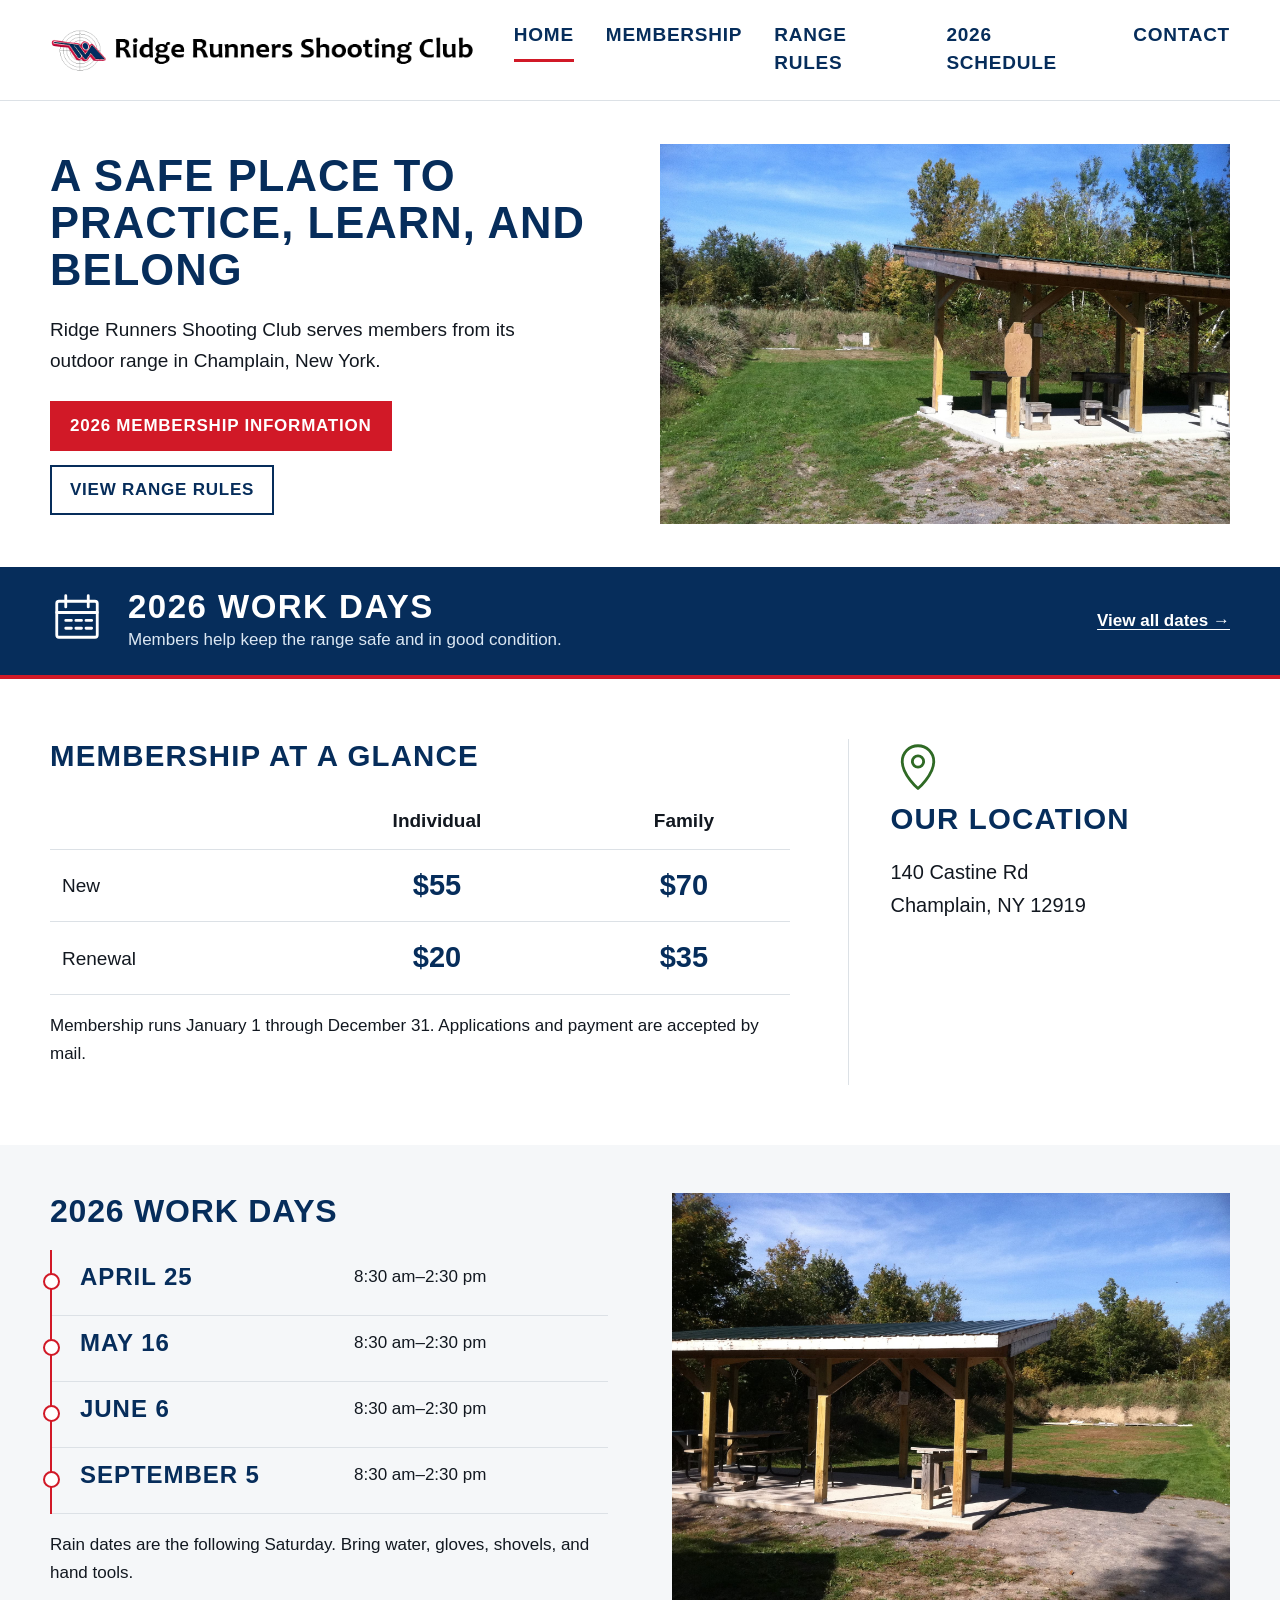
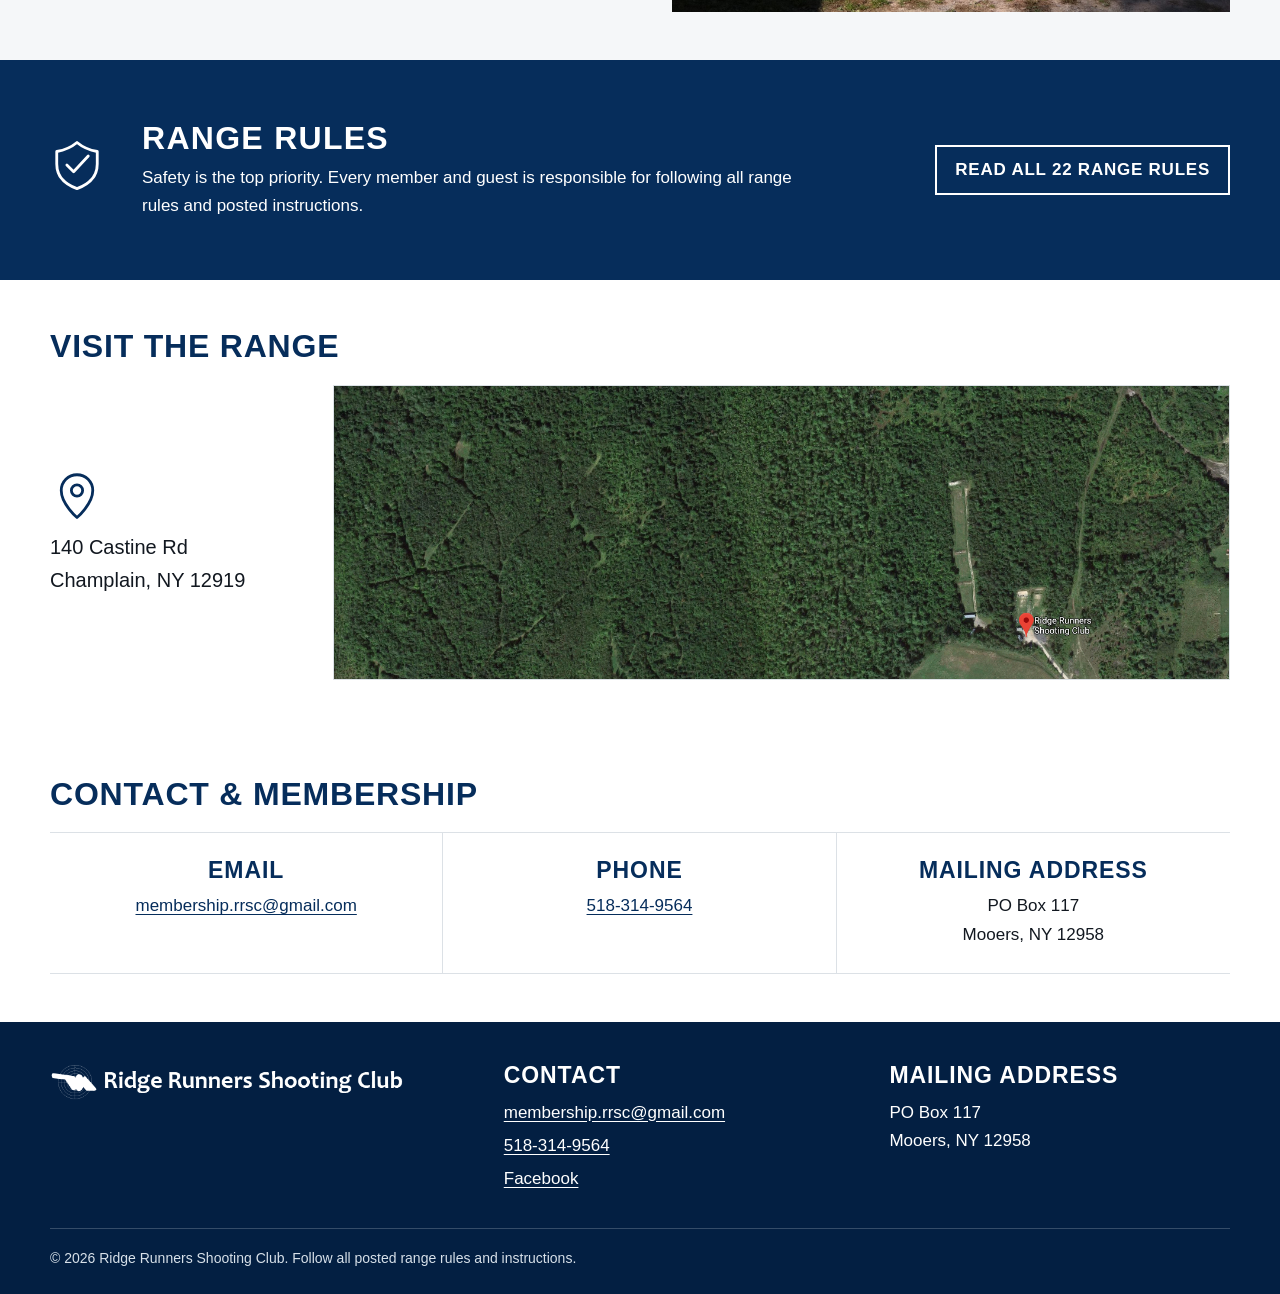
<file: index.html>
<!doctype html><html lang="en"><head><meta charset="utf-8"><meta name="viewport" content="width=device-width,initial-scale=1"><title>Home | Ridge Runners Shooting Club</title><meta name="description" content="Ridge Runners Shooting Club membership, range rules, schedule, and contact information."><link rel="icon" href="/assets/logo.png"><link rel="stylesheet" href="/assets/site.css"></head><body><a class="skip" href="#content">Skip to content</a><header class="site-header"><div class="container header-inner"><a class="brand" href="/" aria-label="Ridge Runners Shooting Club home"><img src="/assets/logo.png" alt="Ridge Runners Shooting Club"></a><button class="nav-toggle" type="button" aria-expanded="false" aria-controls="site-nav">Menu</button><nav class="site-nav" id="site-nav" aria-label="Primary"><ul class="nav-list"><li><a href="/" aria-current="page">Home</a></li><li><a href="/membership/">Membership</a></li><li><a href="/range-rules/">Range Rules</a></li><li><a href="/2026-schedule/">2026 Schedule</a></li><li><a href="/contact/">Contact</a></li></ul></nav></div></header><main id="content"><section class="hero"><div class="hero-copy"><h1>A safe place to practice, learn, and belong</h1><p>Ridge Runners Shooting Club serves members from its outdoor range in Champlain, New York.</p><div class="actions"><a class="button" href="/membership/">2026 Membership Information</a><a class="button secondary" href="/range-rules/">View Range Rules</a></div></div><div class="hero-media"><img src="/assets/range-main.jpg" alt="Ridge Runners outdoor shooting range"></div></section><section class="work-band"><div class="container work-band-inner"><div class="icon"><svg viewBox="0 0 48 48" aria-hidden="true"><rect x="6" y="10" width="36" height="32" rx="2"/><path d="M14 5v10M34 5v10M6 20h36M14 27h5M23 27h5M32 27h5M14 34h5M23 34h5M32 34h5"/></svg></div><div><h2>2026 Work Days</h2><p>Members help keep the range safe and in good condition.</p></div><a href="/2026-schedule/">View all dates →</a></div></section><section class="container overview"><div><h2>Membership at a glance</h2><table class="dues"><thead><tr><th></th><th>Individual</th><th>Family</th></tr></thead><tbody><tr><td>New</td><td><strong>$55</strong></td><td><strong>$70</strong></td></tr><tr><td>Renewal</td><td><strong>$20</strong></td><td><strong>$35</strong></td></tr></tbody></table><p>Membership runs January 1 through December 31. Applications and payment are accepted by mail.</p></div><div class="location-summary"><div class="icon"><svg viewBox="0 0 48 48" aria-hidden="true"><path d="M38 20c0 12-14 24-14 24S10 32 10 20a14 14 0 1 1 28 0Z"/><circle cx="24" cy="20" r="5"/></svg></div><h2>Our Location</h2><address>140 Castine Rd<br>Champlain, NY 12919</address></div></section><section class="section soft"><div class="container schedule-grid"><div><h2 class="section-title">2026 Work Days</h2><ul class="timeline"><li><strong>April 25</strong><span>8:30 am–2:30 pm</span></li><li><strong>May 16</strong><span>8:30 am–2:30 pm</span></li><li><strong>June 6</strong><span>8:30 am–2:30 pm</span></li><li><strong>September 5</strong><span>8:30 am–2:30 pm</span></li></ul><p>Rain dates are the following Saturday. Bring water, gloves, shovels, and hand tools.</p></div><div class="photo-frame"><img src="/assets/range-secondary.jpg" alt="Covered firing line at Ridge Runners"></div></div></section><section class="rules-band"><div class="container rules-band-inner"><div class="icon"><svg viewBox="0 0 48 48" aria-hidden="true"><path d="M24 4c6 5 12 7 18 8v11c0 11-7 18-18 22C13 41 6 34 6 23V12c6-1 12-3 18-8Z"/><path d="m15 24 6 6 13-14"/></svg></div><div><h2>Range Rules</h2><p>Safety is the top priority. Every member and guest is responsible for following all range rules and posted instructions.</p></div><a class="button" href="/range-rules/">Read all 22 range rules</a></div></section><section class="section"><div class="container"><h2 class="section-title">Visit the Range</h2><div class="visit-grid"><div><div class="icon" style="color:var(--navy)"><svg viewBox="0 0 48 48" aria-hidden="true"><path d="M38 20c0 12-14 24-14 24S10 32 10 20a14 14 0 1 1 28 0Z"/><circle cx="24" cy="20" r="5"/></svg></div><address>140 Castine Rd<br>Champlain, NY 12919</address></div><img class="map" src="/assets/range-map.png" alt="Aerial map showing the Ridge Runners range on Castine Road"></div></div></section><section class="container section"><h2 class="section-title">Contact & Membership</h2><div class="contact-strip"><div class="contact-item"><h3>Email</h3><a href="mailto:membership.rrsc@gmail.com">membership.rrsc@gmail.com</a></div><div class="contact-item"><h3>Phone</h3><a href="tel:+15183149564">518-314-9564</a></div><div class="contact-item"><h3>Mailing Address</h3>PO Box 117<br>Mooers, NY 12958</div></div></section></main><footer class="site-footer"><div class="container"><div class="footer-grid"><div><img class="footer-logo" src="/assets/logo.png" alt="Ridge Runners Shooting Club"></div><div><h2>Contact</h2><p><a href="mailto:membership.rrsc@gmail.com">membership.rrsc@gmail.com</a></p><p><a href="tel:+15183149564">518-314-9564</a></p><p><a href="https://www.facebook.com/ridgerunnersrange" rel="noopener" target="_blank">Facebook</a></p></div><div><h2>Mailing Address</h2><p>PO Box 117<br>Mooers, NY 12958</p></div></div><div class="fine">© 2026 Ridge Runners Shooting Club. Follow all posted range rules and instructions.</div></div></footer><script src="/assets/site.js" defer></script></body></html>
</file>
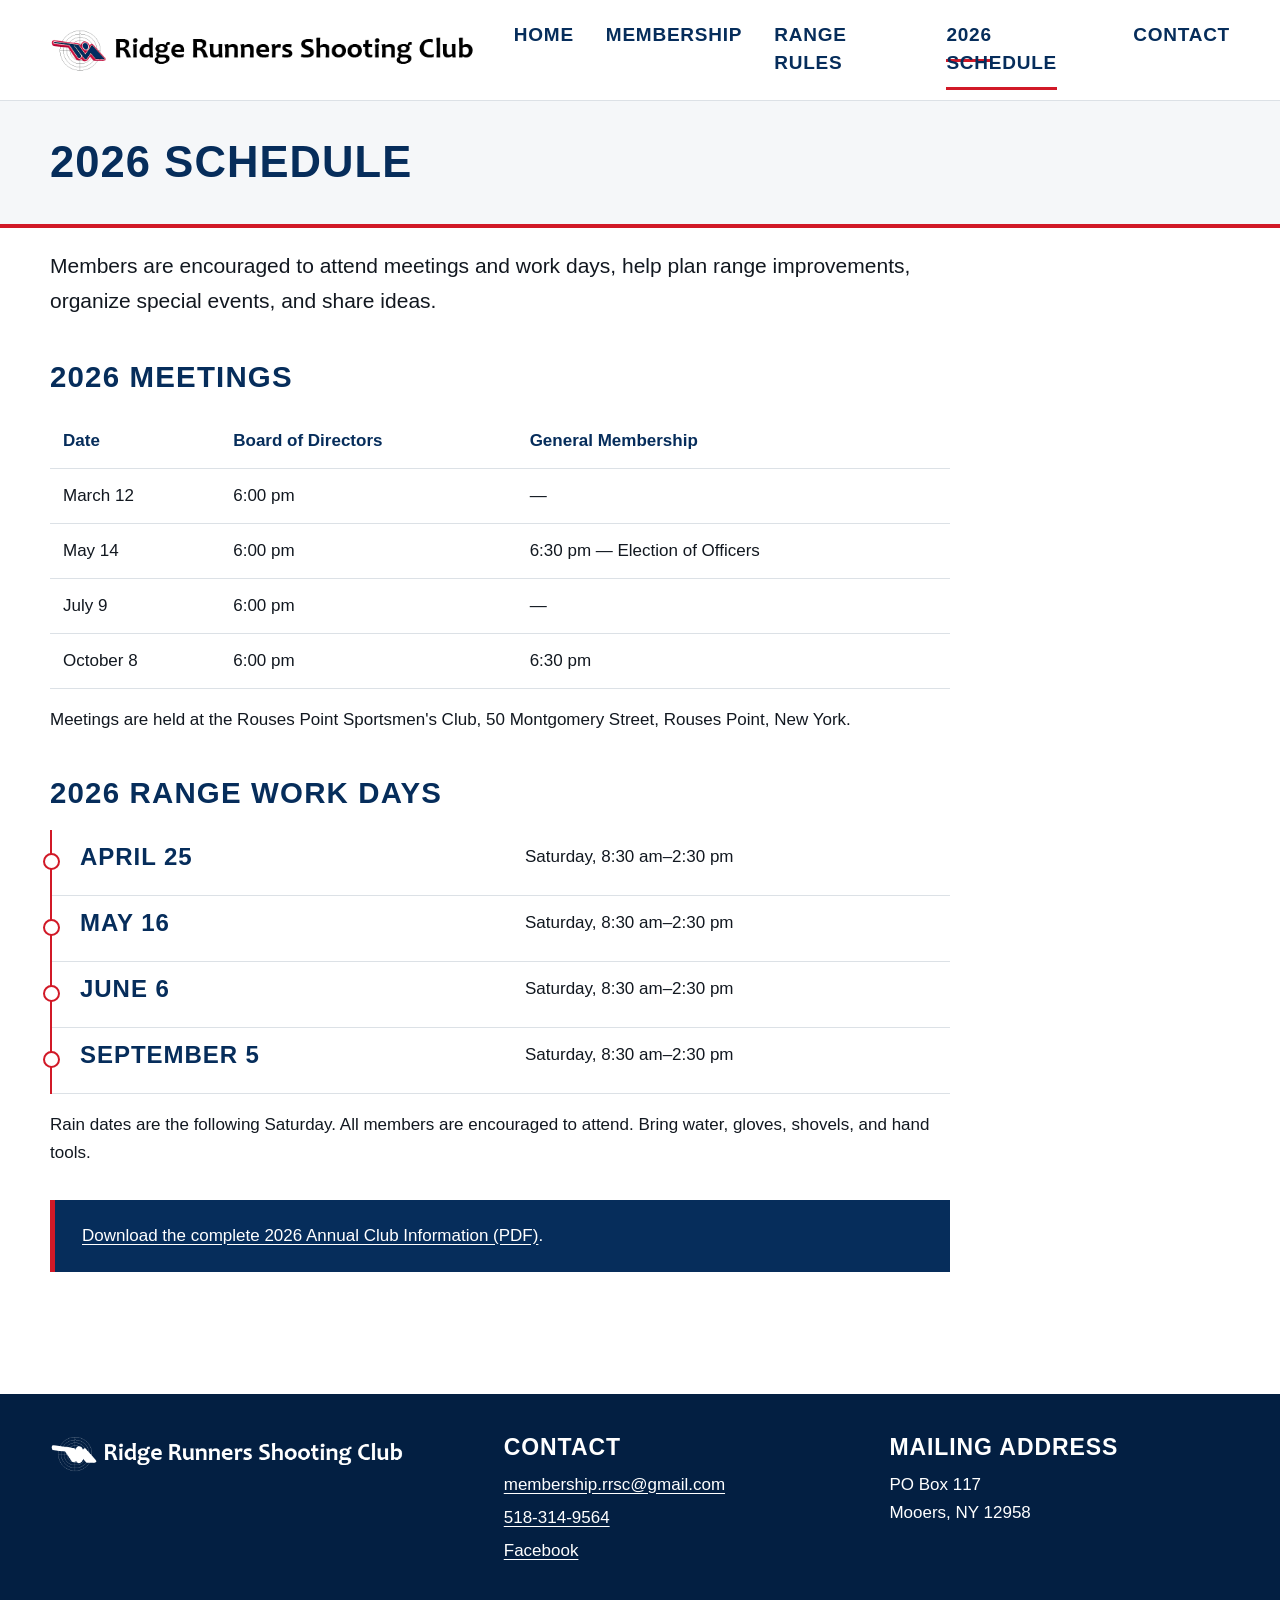
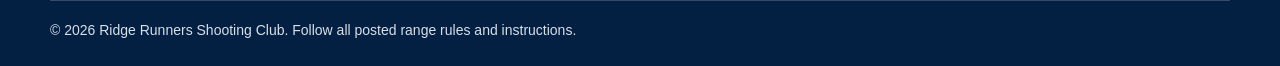
<file: 2026-schedule/index.html>
<!doctype html><html lang="en"><head><meta charset="utf-8"><meta name="viewport" content="width=device-width,initial-scale=1"><title>2026 Schedule | Ridge Runners Shooting Club</title><meta name="description" content="2026 Schedule for Ridge Runners Shooting Club in Champlain, New York."><link rel="icon" href="/assets/logo.png"><link rel="stylesheet" href="/assets/site.css"></head><body><a class="skip" href="#content">Skip to content</a><header class="site-header"><div class="container header-inner"><a class="brand" href="/" aria-label="Ridge Runners Shooting Club home"><img src="/assets/logo.png" alt="Ridge Runners Shooting Club"></a><button class="nav-toggle" type="button" aria-expanded="false" aria-controls="site-nav">Menu</button><nav class="site-nav" id="site-nav" aria-label="Primary"><ul class="nav-list"><li><a href="/">Home</a></li><li><a href="/membership/">Membership</a></li><li><a href="/range-rules/">Range Rules</a></li><li><a href="/2026-schedule/" aria-current="page">2026 Schedule</a></li><li><a href="/contact/">Contact</a></li></ul></nav></div></header><main id="content"><section class="page-hero"><div class="container"><h1>2026 Schedule</h1></div></section><div class="container page-main"><article class="content"><p>Members are encouraged to attend meetings and work days, help plan range improvements, organize special events, and share ideas.</p><h2>2026 Meetings</h2><table class="meeting-table"><thead><tr><th>Date</th><th>Board of Directors</th><th>General Membership</th></tr></thead><tbody><tr><td>March 12</td><td>6:00 pm</td><td>—</td></tr><tr><td>May 14</td><td>6:00 pm</td><td>6:30 pm — Election of Officers</td></tr><tr><td>July 9</td><td>6:00 pm</td><td>—</td></tr><tr><td>October 8</td><td>6:00 pm</td><td>6:30 pm</td></tr></tbody></table><p>Meetings are held at the Rouses Point Sportsmen's Club, 50 Montgomery Street, Rouses Point, New York.</p><h2>2026 Range Work Days</h2><ul class="timeline"><li><strong>April 25</strong><span>Saturday, 8:30 am–2:30 pm</span></li><li><strong>May 16</strong><span>Saturday, 8:30 am–2:30 pm</span></li><li><strong>June 6</strong><span>Saturday, 8:30 am–2:30 pm</span></li><li><strong>September 5</strong><span>Saturday, 8:30 am–2:30 pm</span></li></ul><p>Rain dates are the following Saturday. All members are encouraged to attend. Bring water, gloves, shovels, and hand tools.</p><div class="notice"><a href="/assets/2026-annual-club-info.pdf">Download the complete 2026 Annual Club Information (PDF)</a>.</div></article></div></main><footer class="site-footer"><div class="container"><div class="footer-grid"><div><img class="footer-logo" src="/assets/logo.png" alt="Ridge Runners Shooting Club"></div><div><h2>Contact</h2><p><a href="mailto:membership.rrsc@gmail.com">membership.rrsc@gmail.com</a></p><p><a href="tel:+15183149564">518-314-9564</a></p><p><a href="https://www.facebook.com/ridgerunnersrange" rel="noopener" target="_blank">Facebook</a></p></div><div><h2>Mailing Address</h2><p>PO Box 117<br>Mooers, NY 12958</p></div></div><div class="fine">© 2026 Ridge Runners Shooting Club. Follow all posted range rules and instructions.</div></div></footer><script src="/assets/site.js" defer></script></body></html>
</file>
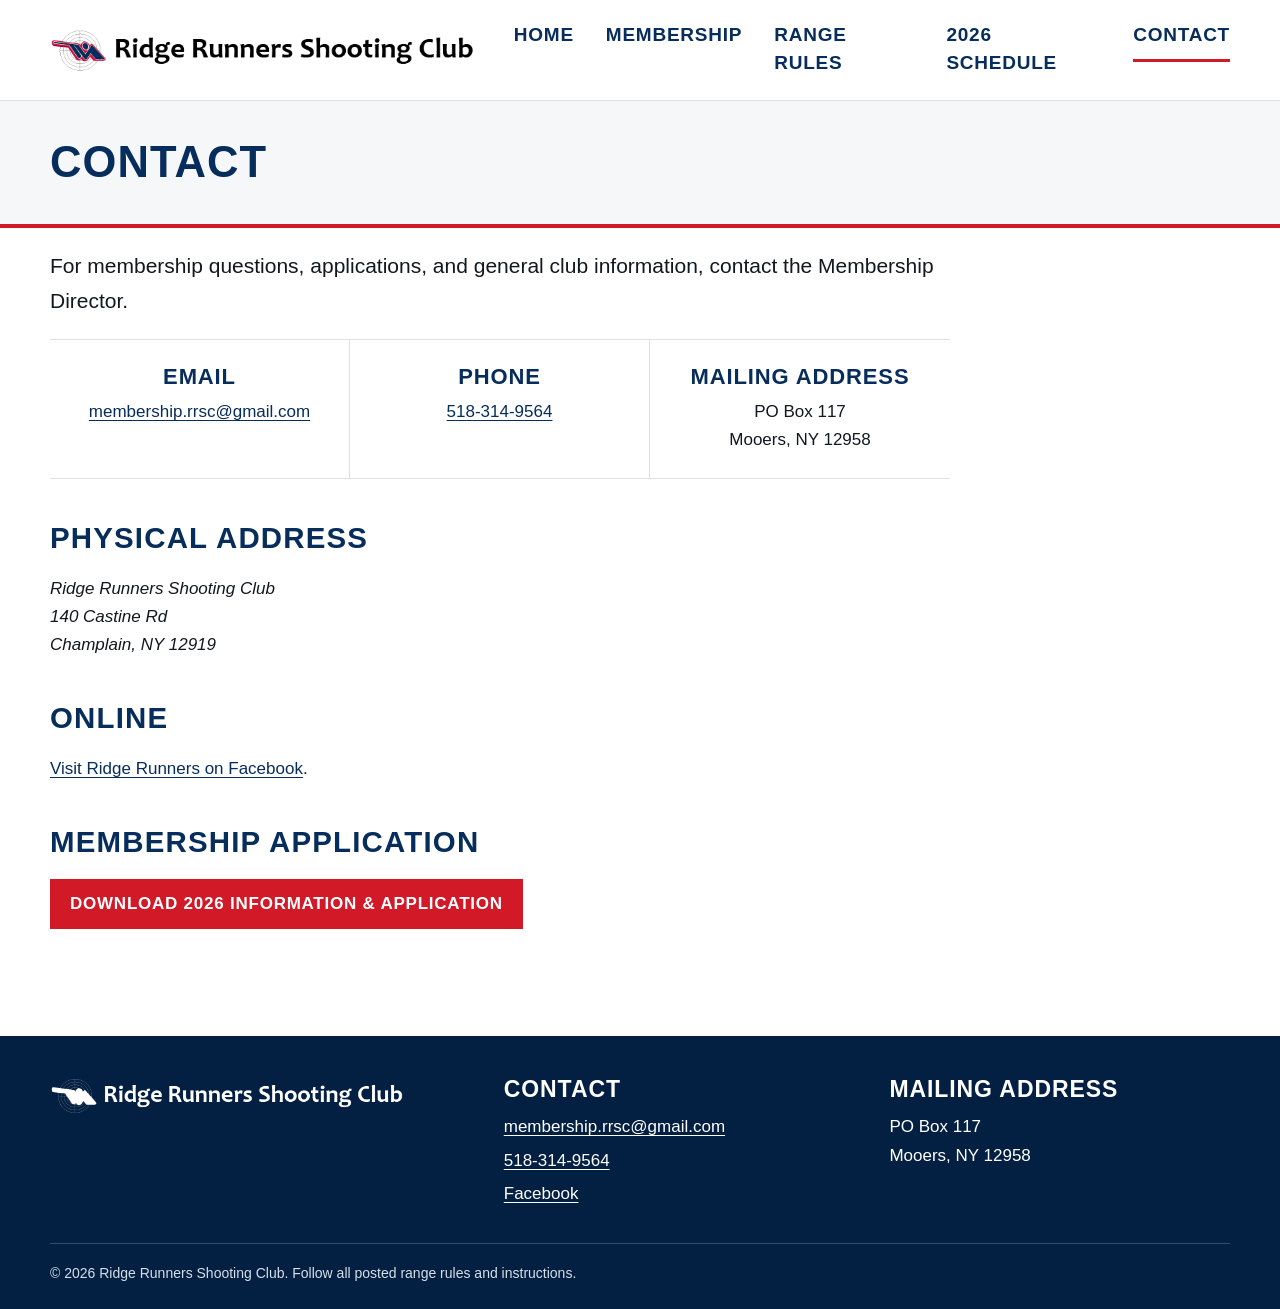
<file: contact/index.html>
<!doctype html><html lang="en"><head><meta charset="utf-8"><meta name="viewport" content="width=device-width,initial-scale=1"><title>Contact | Ridge Runners Shooting Club</title><meta name="description" content="Contact for Ridge Runners Shooting Club in Champlain, New York."><link rel="icon" href="/assets/logo.png"><link rel="stylesheet" href="/assets/site.css"></head><body><a class="skip" href="#content">Skip to content</a><header class="site-header"><div class="container header-inner"><a class="brand" href="/" aria-label="Ridge Runners Shooting Club home"><img src="/assets/logo.png" alt="Ridge Runners Shooting Club"></a><button class="nav-toggle" type="button" aria-expanded="false" aria-controls="site-nav">Menu</button><nav class="site-nav" id="site-nav" aria-label="Primary"><ul class="nav-list"><li><a href="/">Home</a></li><li><a href="/membership/">Membership</a></li><li><a href="/range-rules/">Range Rules</a></li><li><a href="/2026-schedule/">2026 Schedule</a></li><li><a href="/contact/" aria-current="page">Contact</a></li></ul></nav></div></header><main id="content"><section class="page-hero"><div class="container"><h1>Contact</h1></div></section><div class="container page-main"><article class="content"><p>For membership questions, applications, and general club information, contact the Membership Director.</p><div class="contact-strip"><div class="contact-item"><h3>Email</h3><a href="mailto:membership.rrsc@gmail.com">membership.rrsc@gmail.com</a></div><div class="contact-item"><h3>Phone</h3><a href="tel:+15183149564">518-314-9564</a></div><div class="contact-item"><h3>Mailing Address</h3>PO Box 117<br>Mooers, NY 12958</div></div><h2>Physical Address</h2><address>Ridge Runners Shooting Club<br>140 Castine Rd<br>Champlain, NY 12919</address><h2>Online</h2><p><a href="https://www.facebook.com/ridgerunnersrange" rel="noopener" target="_blank">Visit Ridge Runners on Facebook</a>.</p><h2>Membership Application</h2><p><a class="button" href="/assets/2026-annual-club-info.pdf">Download 2026 Information & Application</a></p></article></div></main><footer class="site-footer"><div class="container"><div class="footer-grid"><div><img class="footer-logo" src="/assets/logo.png" alt="Ridge Runners Shooting Club"></div><div><h2>Contact</h2><p><a href="mailto:membership.rrsc@gmail.com">membership.rrsc@gmail.com</a></p><p><a href="tel:+15183149564">518-314-9564</a></p><p><a href="https://www.facebook.com/ridgerunnersrange" rel="noopener" target="_blank">Facebook</a></p></div><div><h2>Mailing Address</h2><p>PO Box 117<br>Mooers, NY 12958</p></div></div><div class="fine">© 2026 Ridge Runners Shooting Club. Follow all posted range rules and instructions.</div></div></footer><script src="/assets/site.js" defer></script></body></html>
</file>
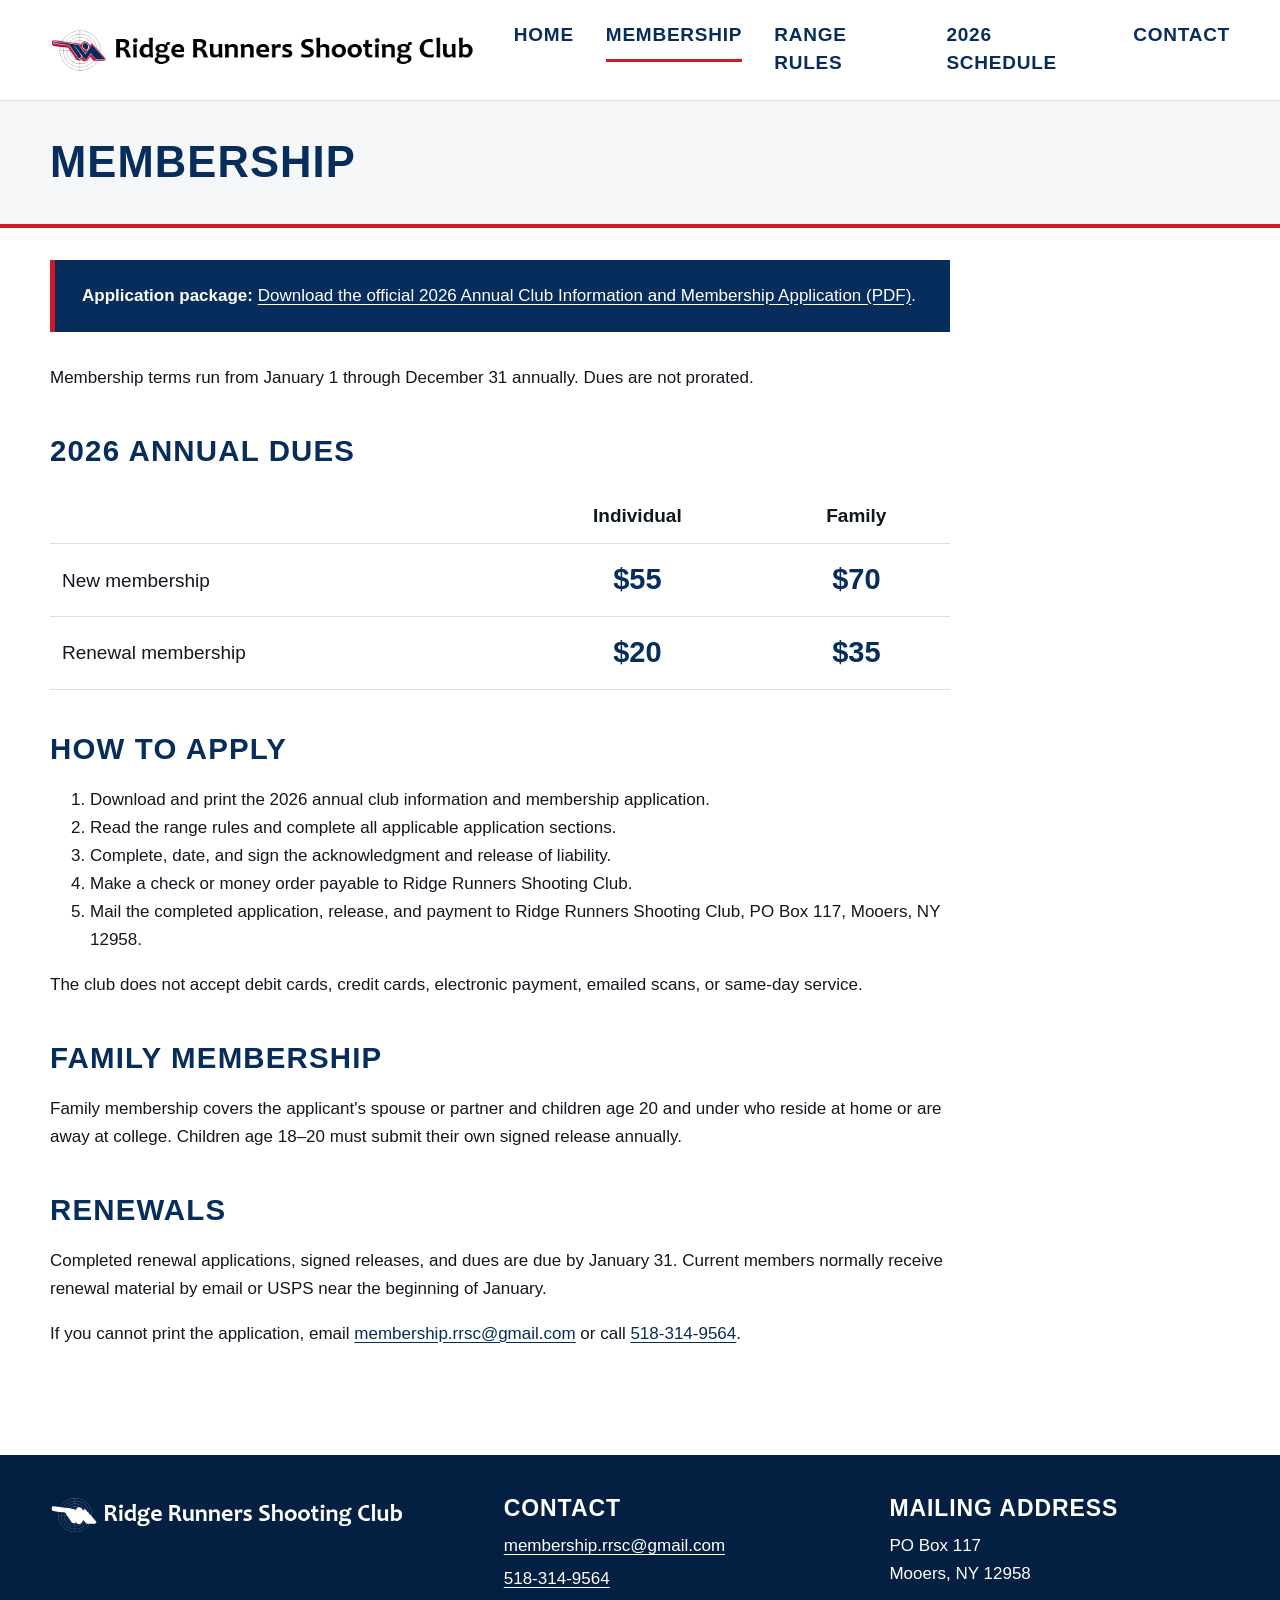
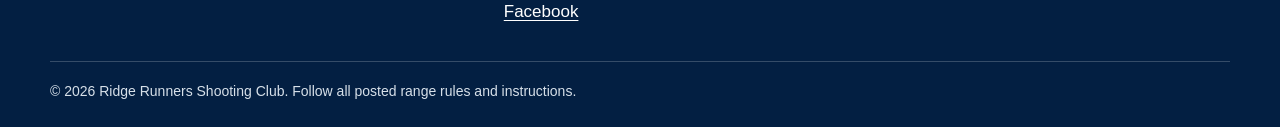
<file: membership/index.html>
<!doctype html><html lang="en"><head><meta charset="utf-8"><meta name="viewport" content="width=device-width,initial-scale=1"><title>Membership | Ridge Runners Shooting Club</title><meta name="description" content="Membership for Ridge Runners Shooting Club in Champlain, New York."><link rel="icon" href="/assets/logo.png"><link rel="stylesheet" href="/assets/site.css"></head><body><a class="skip" href="#content">Skip to content</a><header class="site-header"><div class="container header-inner"><a class="brand" href="/" aria-label="Ridge Runners Shooting Club home"><img src="/assets/logo.png" alt="Ridge Runners Shooting Club"></a><button class="nav-toggle" type="button" aria-expanded="false" aria-controls="site-nav">Menu</button><nav class="site-nav" id="site-nav" aria-label="Primary"><ul class="nav-list"><li><a href="/">Home</a></li><li><a href="/membership/" aria-current="page">Membership</a></li><li><a href="/range-rules/">Range Rules</a></li><li><a href="/2026-schedule/">2026 Schedule</a></li><li><a href="/contact/">Contact</a></li></ul></nav></div></header><main id="content"><section class="page-hero"><div class="container"><h1>Membership</h1></div></section><div class="container page-main"><article class="content"><div class="notice"><strong>Application package:</strong> <a href="/assets/2026-annual-club-info.pdf" target="_blank">Download the official 2026 Annual Club Information and Membership Application (PDF)</a>.</div><p>Membership terms run from January 1 through December 31 annually. Dues are not prorated.</p><h2>2026 Annual Dues</h2><table class="dues"><thead><tr><th></th><th>Individual</th><th>Family</th></tr></thead><tbody><tr><td>New membership</td><td><strong>$55</strong></td><td><strong>$70</strong></td></tr><tr><td>Renewal membership</td><td><strong>$20</strong></td><td><strong>$35</strong></td></tr></tbody></table><h2>How to Apply</h2><ol><li>Download and print the 2026 annual club information and membership application.</li><li>Read the range rules and complete all applicable application sections.</li><li>Complete, date, and sign the acknowledgment and release of liability.</li><li>Make a check or money order payable to Ridge Runners Shooting Club.</li><li>Mail the completed application, release, and payment to Ridge Runners Shooting Club, PO Box 117, Mooers, NY 12958.</li></ol><p>The club does not accept debit cards, credit cards, electronic payment, emailed scans, or same-day service.</p><h2>Family Membership</h2><p>Family membership covers the applicant's spouse or partner and children age 20 and under who reside at home or are away at college. Children age 18–20 must submit their own signed release annually.</p><h2>Renewals</h2><p>Completed renewal applications, signed releases, and dues are due by January 31. Current members normally receive renewal material by email or USPS near the beginning of January.</p><p>If you cannot print the application, email <a href="mailto:membership.rrsc@gmail.com">membership.rrsc@gmail.com</a> or call <a href="tel:+15183149564">518-314-9564</a>.</p></article></div></main><footer class="site-footer"><div class="container"><div class="footer-grid"><div><img class="footer-logo" src="/assets/logo.png" alt="Ridge Runners Shooting Club"></div><div><h2>Contact</h2><p><a href="mailto:membership.rrsc@gmail.com">membership.rrsc@gmail.com</a></p><p><a href="tel:+15183149564">518-314-9564</a></p><p><a href="https://www.facebook.com/ridgerunnersrange" rel="noopener" target="_blank">Facebook</a></p></div><div><h2>Mailing Address</h2><p>PO Box 117<br>Mooers, NY 12958</p></div></div><div class="fine">© 2026 Ridge Runners Shooting Club. Follow all posted range rules and instructions.</div></div></footer><script src="/assets/site.js" defer></script></body></html>
</file>
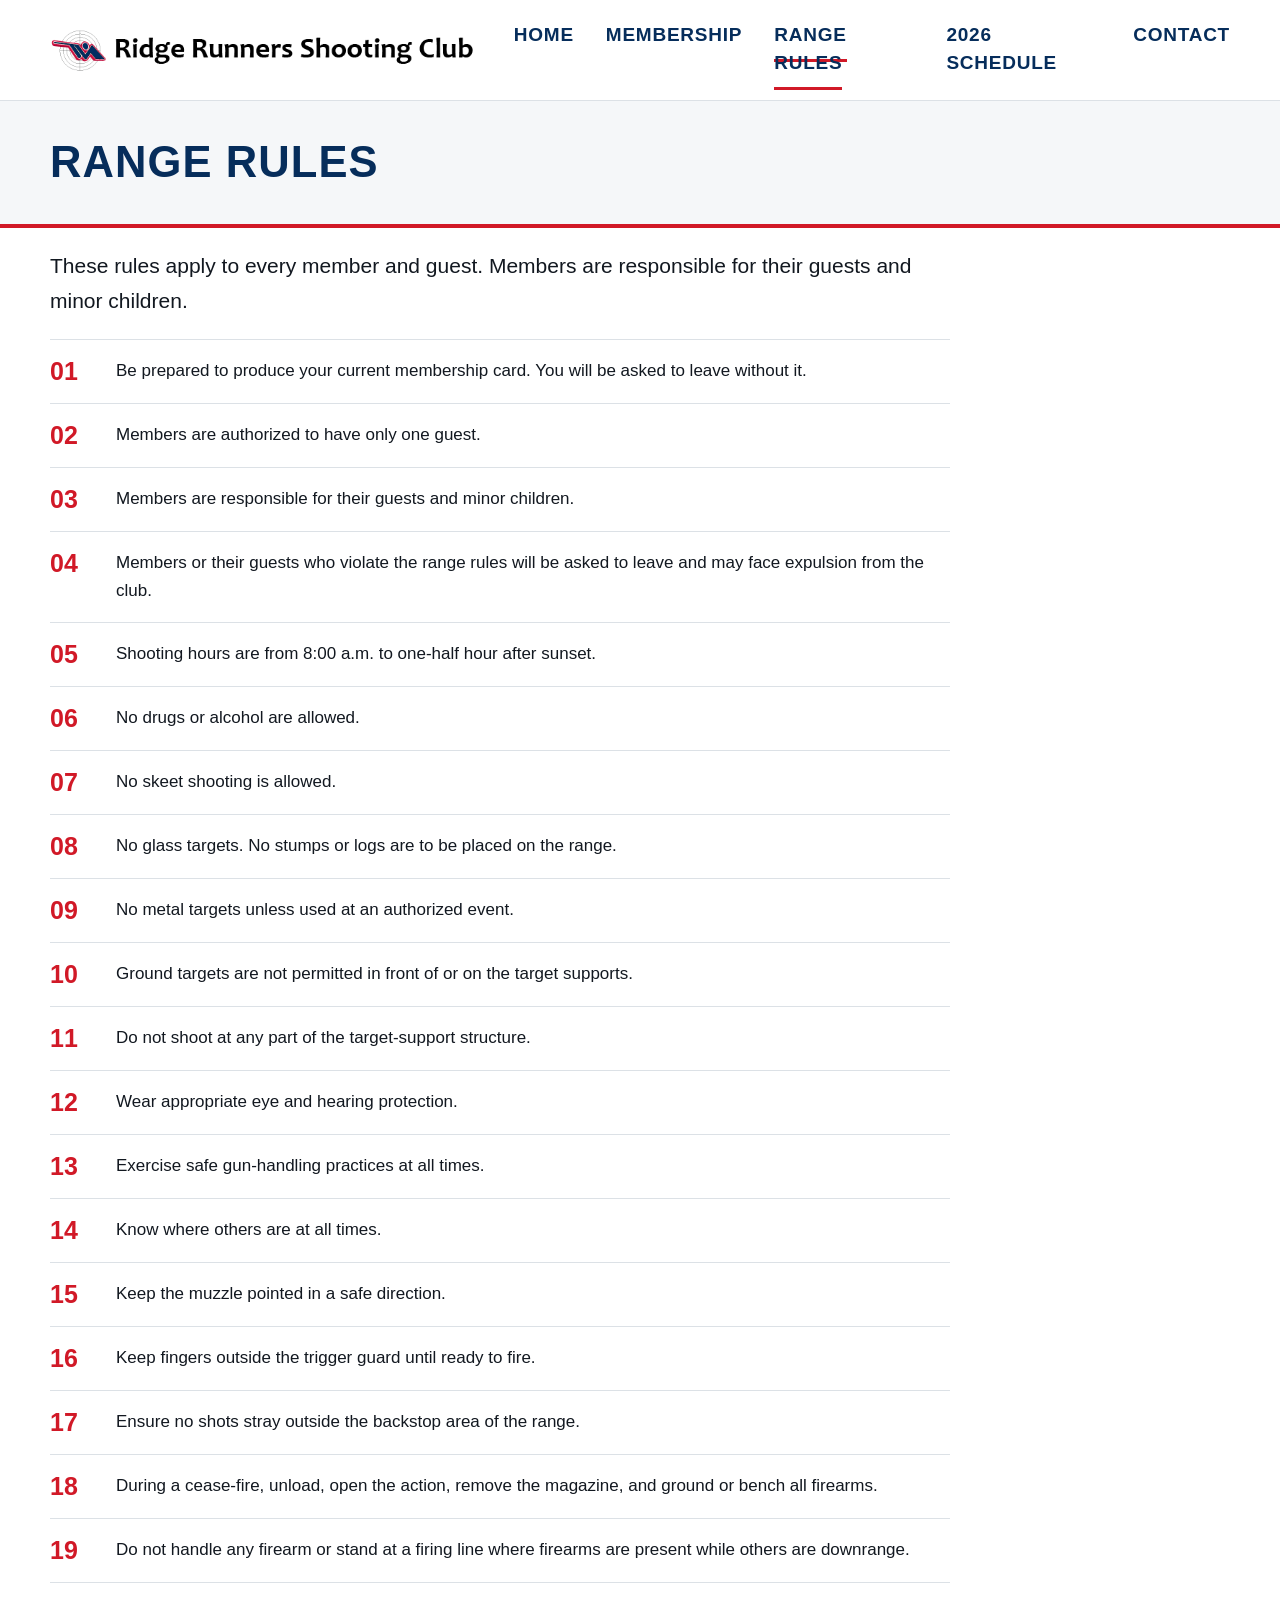
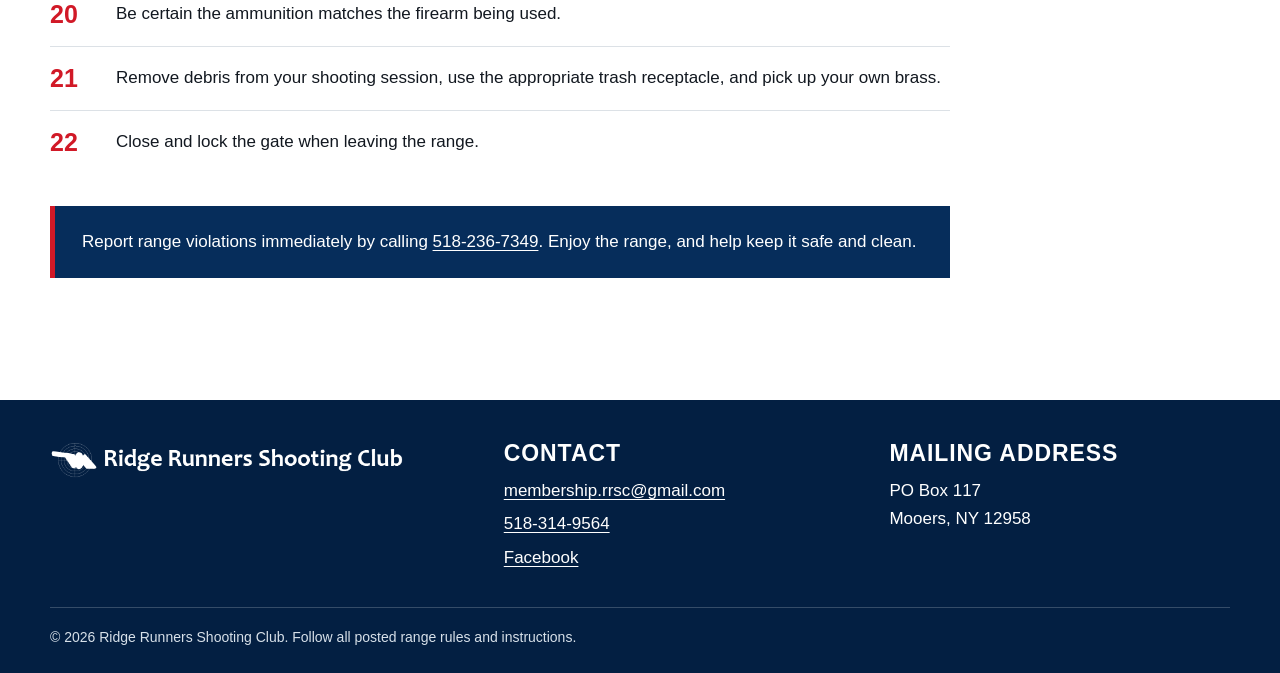
<file: range-rules/index.html>
<!doctype html><html lang="en"><head><meta charset="utf-8"><meta name="viewport" content="width=device-width,initial-scale=1"><title>Range Rules | Ridge Runners Shooting Club</title><meta name="description" content="Range Rules for Ridge Runners Shooting Club in Champlain, New York."><link rel="icon" href="/assets/logo.png"><link rel="stylesheet" href="/assets/site.css"></head><body><a class="skip" href="#content">Skip to content</a><header class="site-header"><div class="container header-inner"><a class="brand" href="/" aria-label="Ridge Runners Shooting Club home"><img src="/assets/logo.png" alt="Ridge Runners Shooting Club"></a><button class="nav-toggle" type="button" aria-expanded="false" aria-controls="site-nav">Menu</button><nav class="site-nav" id="site-nav" aria-label="Primary"><ul class="nav-list"><li><a href="/">Home</a></li><li><a href="/membership/">Membership</a></li><li><a href="/range-rules/" aria-current="page">Range Rules</a></li><li><a href="/2026-schedule/">2026 Schedule</a></li><li><a href="/contact/">Contact</a></li></ul></nav></div></header><main id="content"><section class="page-hero"><div class="container"><h1>Range Rules</h1></div></section><div class="container page-main"><article class="content"><p>These rules apply to every member and guest. Members are responsible for their guests and minor children.</p><ol class="rule-list"><li>Be prepared to produce your current membership card. You will be asked to leave without it.</li><li>Members are authorized to have only one guest.</li><li>Members are responsible for their guests and minor children.</li><li>Members or their guests who violate the range rules will be asked to leave and may face expulsion from the club.</li><li>Shooting hours are from 8:00 a.m. to one-half hour after sunset.</li><li>No drugs or alcohol are allowed.</li><li>No skeet shooting is allowed.</li><li>No glass targets. No stumps or logs are to be placed on the range.</li><li>No metal targets unless used at an authorized event.</li><li>Ground targets are not permitted in front of or on the target supports.</li><li>Do not shoot at any part of the target-support structure.</li><li>Wear appropriate eye and hearing protection.</li><li>Exercise safe gun-handling practices at all times.</li><li>Know where others are at all times.</li><li>Keep the muzzle pointed in a safe direction.</li><li>Keep fingers outside the trigger guard until ready to fire.</li><li>Ensure no shots stray outside the backstop area of the range.</li><li>During a cease-fire, unload, open the action, remove the magazine, and ground or bench all firearms.</li><li>Do not handle any firearm or stand at a firing line where firearms are present while others are downrange.</li><li>Be certain the ammunition matches the firearm being used.</li><li>Remove debris from your shooting session, use the appropriate trash receptacle, and pick up your own brass.</li><li>Close and lock the gate when leaving the range.</li></ol><div class="notice">Report range violations immediately by calling <a href="tel:+15182367349">518-236-7349</a>. Enjoy the range, and help keep it safe and clean.</div></article></div></main><footer class="site-footer"><div class="container"><div class="footer-grid"><div><img class="footer-logo" src="/assets/logo.png" alt="Ridge Runners Shooting Club"></div><div><h2>Contact</h2><p><a href="mailto:membership.rrsc@gmail.com">membership.rrsc@gmail.com</a></p><p><a href="tel:+15183149564">518-314-9564</a></p><p><a href="https://www.facebook.com/ridgerunnersrange" rel="noopener" target="_blank">Facebook</a></p></div><div><h2>Mailing Address</h2><p>PO Box 117<br>Mooers, NY 12958</p></div></div><div class="fine">© 2026 Ridge Runners Shooting Club. Follow all posted range rules and instructions.</div></div></footer><script src="/assets/site.js" defer></script></body></html>
</file>
<file: assets/site.css>
:root{--navy:#062d5b;--navy2:#031f42;--red:#d11927;--green:#2f6a25;--ink:#121820;--muted:#59616b;--line:#dce1e6;--white:#fff;--soft:#f5f7f9;--display:Haettenschweiler,'Arial Narrow Bold','Arial Narrow',sans-serif;--body:Arial,Helvetica,sans-serif}*{box-sizing:border-box}html{scroll-behavior:smooth}body{margin:0;color:var(--ink);background:#fff;font:17px/1.65 var(--body)}a{color:var(--navy);text-underline-offset:.18em}a:hover{color:var(--red)}img{max-width:100%;height:auto}.container{width:min(1180px,calc(100% - 40px));margin-inline:auto}.skip{position:absolute;left:-999px}.skip:focus{left:10px;top:10px;background:#fff;padding:10px;z-index:100}.site-header{background:#fff;border-bottom:1px solid var(--line);position:relative;z-index:10}.header-inner{min-height:100px;display:flex;align-items:center;justify-content:space-between;gap:32px}.brand img{width:440px;display:block}.nav-toggle{display:none;background:#fff;border:2px solid var(--navy);color:var(--navy);font:700 15px var(--body);padding:9px 13px}.nav-list{display:flex;gap:clamp(18px,2.5vw,38px);list-style:none;margin:0;padding:0}.nav-list a{border-bottom:3px solid transparent;color:var(--navy);font:700 19px/1 var(--display);letter-spacing:.04em;text-decoration:none;text-transform:uppercase;padding:14px 0}.nav-list a:hover,.nav-list a[aria-current=page]{border-color:var(--red)}.hero{display:grid;grid-template-columns:1fr 1fr;width:min(1180px,calc(100% - 40px));margin:36px auto;gap:40px;align-items:center}.hero-copy{padding:16px 0;min-width:0;display:flex;flex-direction:column;justify-content:center}.hero h1,.page-hero h1,.section-title{color:var(--navy);font:700 clamp(34px,3.4vw,48px)/1.08 var(--display);letter-spacing:.025em;text-transform:uppercase;margin:0 0 20px}.section-title{font-size:clamp(28px,2.5vw,36px);line-height:1.15}.hero p{font-size:19px;max-width:520px;margin:0 0 24px}.hero-media{min-width:0}.hero-media img{width:100%;height:auto;aspect-ratio:3/2;object-fit:cover;display:block}.actions{display:flex;gap:14px;flex-wrap:wrap}.button{display:inline-flex;align-items:center;justify-content:center;background:var(--red);border:2px solid var(--red);color:#fff;font:700 17px/1.2 var(--display);letter-spacing:.045em;text-decoration:none;text-transform:uppercase;padding:13px 18px;max-width:100%;text-align:center}.button:hover{background:#ad111d;color:#fff}.button.secondary{background:#fff;color:var(--navy);border-color:var(--navy)}.button.secondary:hover{background:var(--soft)}.work-band{background:var(--navy);border-bottom:4px solid var(--red);color:#fff}.work-band-inner{display:grid;grid-template-columns:auto 1fr auto;align-items:center;gap:24px;min-height:108px}.icon{color:currentColor}.icon svg{width:54px;height:54px;fill:none;stroke:currentColor;stroke-width:2.5;stroke-linecap:round;stroke-linejoin:round}.work-band h2{font:700 33px var(--display);letter-spacing:.045em;text-transform:uppercase;margin:0}.work-band p{margin:0;color:#dbe7f3}.work-band a{color:#fff;font-weight:700}.overview{display:grid;grid-template-columns:1.45fr .75fr;gap:58px;padding:60px 0}.overview h2,.content h2{color:var(--navy);font:700 clamp(26px,2.3vw,32px)/1.15 var(--display);letter-spacing:.04em;text-transform:uppercase;margin:0 0 20px}.dues{width:100%;border-collapse:collapse;font-size:19px}.dues th,.dues td{border-bottom:1px solid var(--line);padding:12px;text-align:center}.dues th:first-child,.dues td:first-child{text-align:left}.dues strong{color:var(--navy);font-size:29px}.location-summary{border-left:1px solid var(--line);padding-left:42px}.location-summary .icon{color:var(--green)}.location-summary address{font-style:normal;font-size:20px}.section{padding:48px 0}.section.soft{background:var(--soft)}.schedule-grid{display:grid;grid-template-columns:1fr 1fr;gap:64px;align-items:start}.timeline{list-style:none;padding:0;margin:0;border-left:2px solid var(--red)}.timeline li{display:grid;grid-template-columns:1fr 1fr;gap:20px;position:relative;padding:13px 0 24px 28px;border-bottom:1px solid var(--line)}.timeline li:before{content:'';position:absolute;width:13px;height:13px;background:#fff;border:2px solid var(--red);border-radius:50%;left:-9px;top:23px} .timeline strong{color:var(--navy);font:700 24px var(--display);letter-spacing:.04em;text-transform:uppercase}.photo-frame img{width:100%;display:block;aspect-ratio:4/3;object-fit:cover}.rules-band{background:var(--navy);color:#fff;padding:60px 0}.rules-band-inner{display:grid;grid-template-columns:auto 1fr auto;gap:38px;align-items:center}.rules-band h2{font:700 32px var(--display);letter-spacing:.04em;text-transform:uppercase;margin:0 0 7px}.rules-band p{margin:0;max-width:650px}.rules-band .button{background:transparent;border-color:#fff}.visit-grid{display:grid;grid-template-columns:.42fr 1.58fr;gap:45px;align-items:center}.visit-grid address{font-style:normal;font-size:20px}.map{width:100%;display:block;border:1px solid var(--line)}.contact-strip{display:grid;grid-template-columns:repeat(3,1fr);gap:0;border-top:1px solid var(--line);border-bottom:1px solid var(--line)}.contact-item{min-width:0;text-align:center;padding:24px 20px;border-right:1px solid var(--line);overflow-wrap:anywhere}.contact-item:last-child{border:0}.contact-item h3{color:var(--navy);font:700 23px var(--display);letter-spacing:.04em;text-transform:uppercase;margin:0 0 8px}.page-hero{background:var(--soft);border-bottom:4px solid var(--red);padding:38px 0}.page-hero h1{margin:0}.page-main{padding:0 0 90px}.content{max-width:900px}.content>p:first-child{font-size:21px}.content h2{margin-top:42px}.content .contact-item h3{margin:0 0 8px}.content h3{color:var(--navy);font-size:22px;margin:30px 0 8px}.rule-list{counter-reset:rules;list-style:none;padding:0}.rule-list li{counter-increment:rules;display:grid;grid-template-columns:48px 1fr;gap:18px;border-top:1px solid var(--line);padding:17px 0}.rule-list li:before{content:counter(rules,decimal-leading-zero);color:var(--red);font:700 25px var(--display)}.notice{background:var(--navy);color:#fff;border-left:5px solid var(--red);padding:22px 27px;margin:32px 0}.notice a{color:#fff}.meeting-table{width:100%;border-collapse:collapse}.meeting-table th,.meeting-table td{border-bottom:1px solid var(--line);padding:13px;text-align:left}.meeting-table th{color:var(--navy);font-weight:800}.site-footer{background:var(--navy2);color:#fff;padding:40px 0 24px}.footer-grid{display:grid;grid-template-columns:1.2fr 1fr 1fr;gap:45px}.footer-logo{width:360px;filter:brightness(0) invert(1)}.site-footer h2{font:700 23px var(--display);letter-spacing:.04em;text-transform:uppercase;margin:0 0 10px}.site-footer p{margin:5px 0}.site-footer a{color:#fff}.fine{border-top:1px solid rgba(255,255,255,.2);margin-top:30px;padding-top:18px;font-size:14px;color:#d7e0e9}@media(max-width:1000px){.header-inner{min-height:84px;flex-wrap:wrap;padding:12px 0}.brand img{width:340px}.nav-toggle{display:block}.site-nav{display:none;width:100%}.site-nav.open{display:block}.nav-list{flex-direction:column;gap:0;padding:10px 0}.nav-list a{display:block}.hero{gap:28px}.hero-copy{padding:8px 0}.hero-media img{aspect-ratio:4/3}.overview,.schedule-grid,.visit-grid{grid-template-columns:1fr}.location-summary{border-left:0;border-top:1px solid var(--line);padding:30px 0 0}.rules-band-inner{grid-template-columns:auto 1fr}.rules-band-inner .button{grid-column:2}.footer-grid{grid-template-columns:1fr 1fr}.footer-grid>:first-child{grid-column:1/-1}}@media(max-width:650px){body{font-size:16px}.container{width:min(100% - 28px,1180px)}.brand img{width:250px}.hero{grid-template-columns:1fr;width:calc(100% - 28px);margin:24px auto;gap:24px}.hero h1,.page-hero h1{font-size:34px}.hero-media img{aspect-ratio:3/2}.dues{font-size:16px}.dues th,.dues td,.meeting-table th,.meeting-table td{padding:10px 6px}.dues strong{font-size:24px}.meeting-table{font-size:15px}.timeline li{gap:4px}.brand{flex:1;min-width:0}.brand img{max-width:250px;width:100%}.header-inner{gap:16px}.work-band-inner{grid-template-columns:auto 1fr;padding:22px 0}.work-band-inner>a{grid-column:2}.overview{gap:35px}.rules-band-inner{grid-template-columns:1fr}.rules-band-inner .button{grid-column:1}.contact-strip,.footer-grid{grid-template-columns:1fr}.contact-item{border-right:0;border-bottom:1px solid var(--line)}.timeline li{grid-template-columns:1fr}.page-hero{padding:30px 0}.page-main{padding:0 0 65px}}@media(prefers-reduced-motion:reduce){html{scroll-behavior:auto}}
</file>
